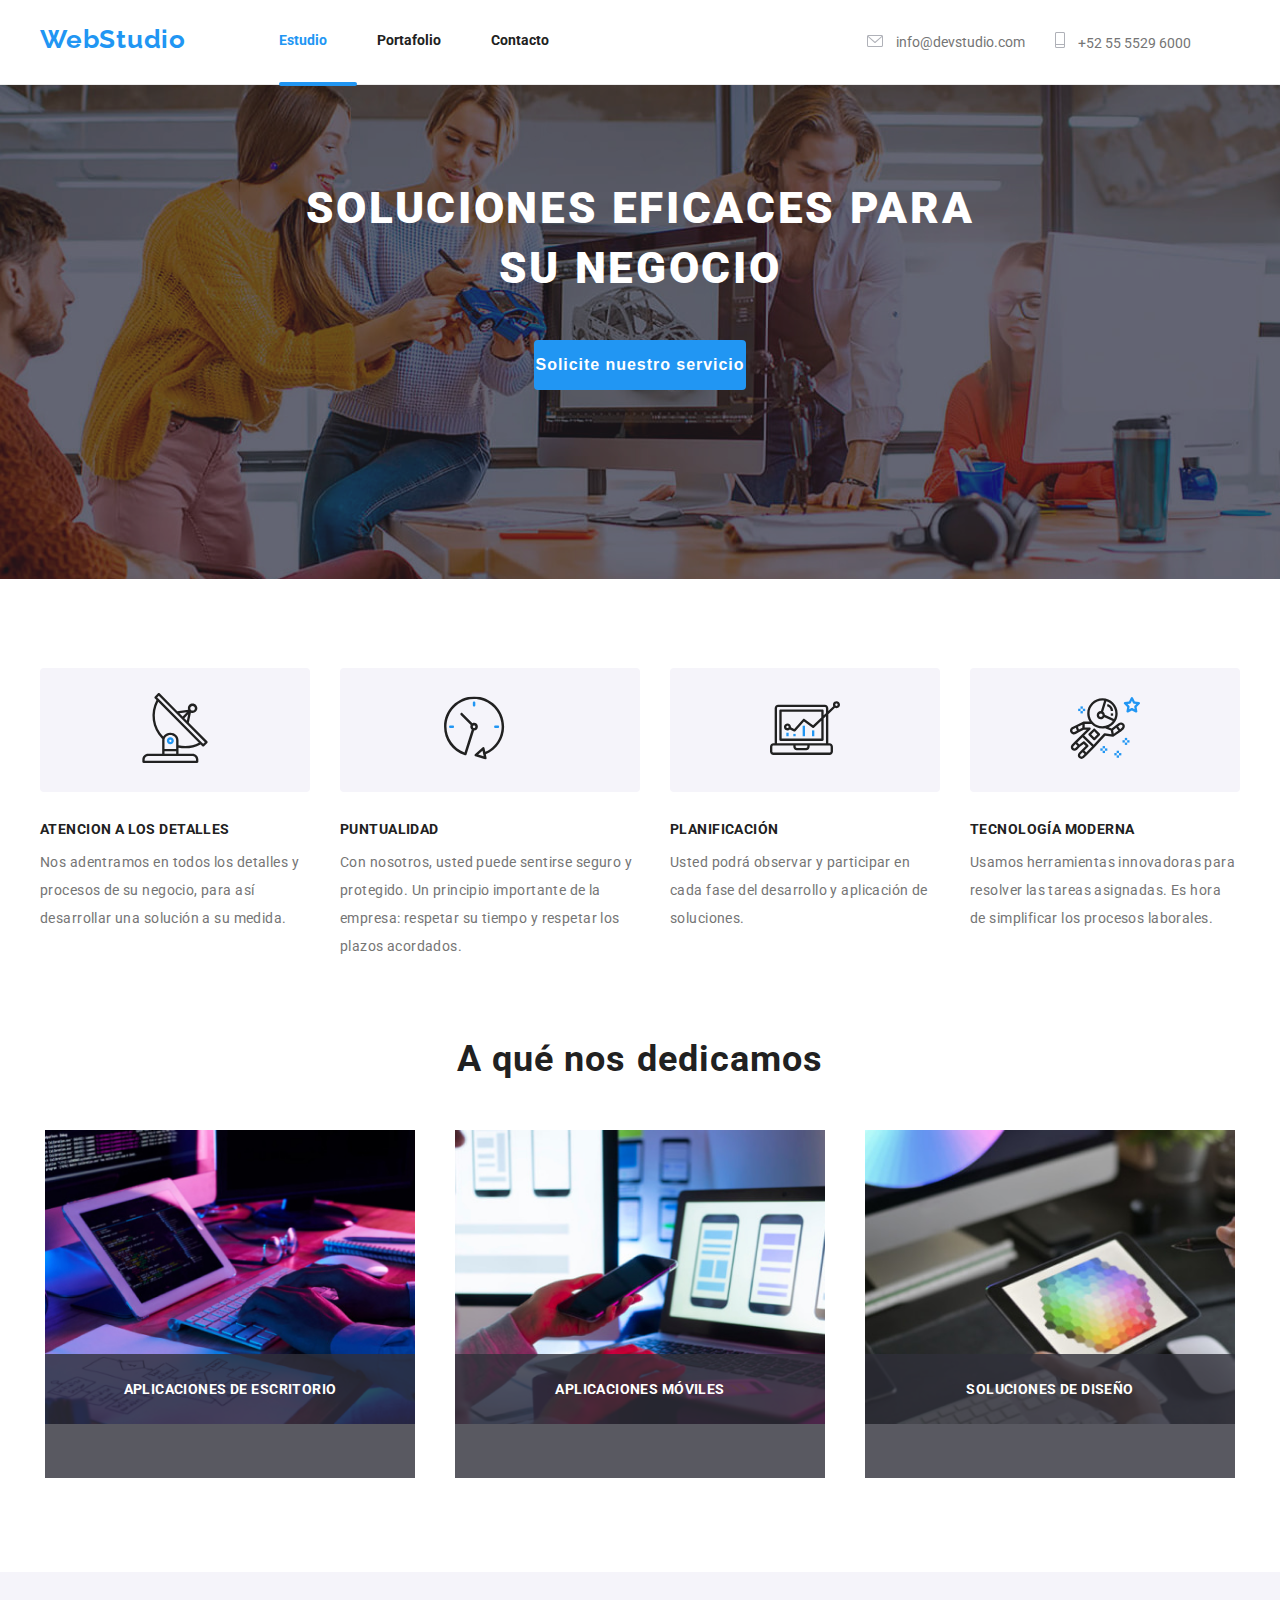
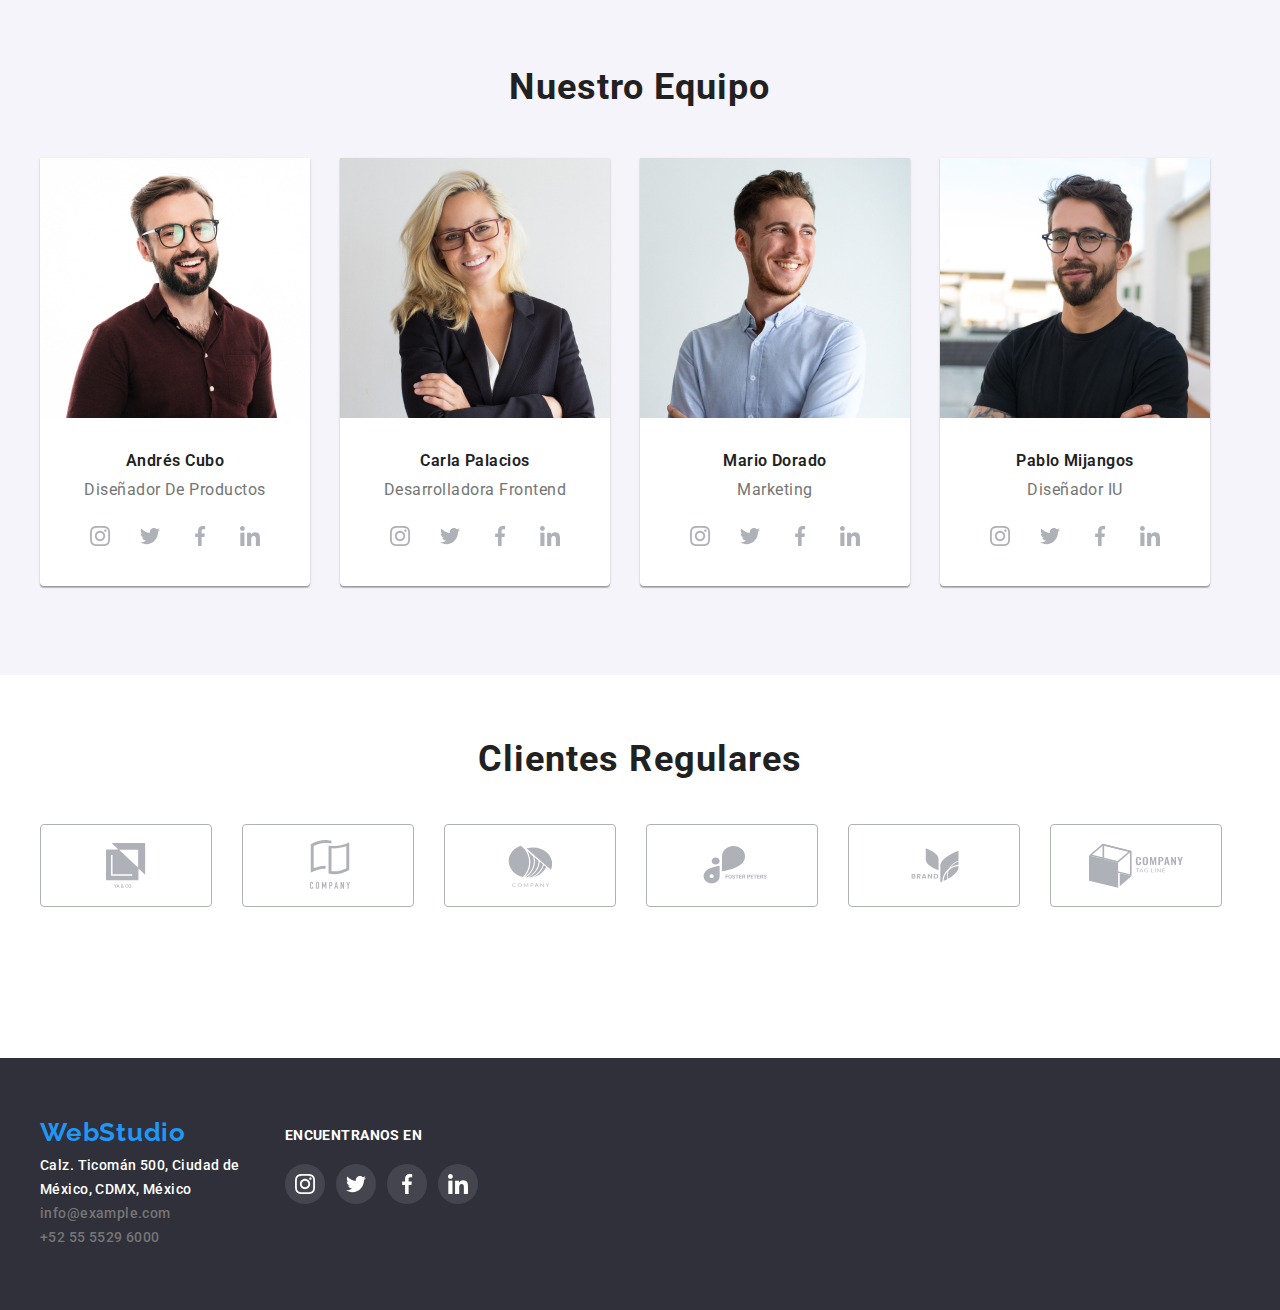
<file: index.html>
<!DOCTYPE html>
<html lang="es">
  <head>
    <meta charset="UTF-8" />
    <meta http-equiv="X-UA-Compatible" content="IE=edge" />
    <meta name="viewport" content="width=device-width, initial-scale=1.0" />
    <link rel="preconnect" href="https://fonts.googleapis.com" />
    <link rel="preconnect" href="https://fonts.gstatic.com" crossorigin />
    <link
      rel="stylesheet"
      href="https://fonts.googleapis.com/css2?family=Raleway:wght@100;200;400;500;700;900&family=Roboto:wght@100;300;400;700;900&display=swap" />
    <link
      rel="stylesheet"
      href="https://cdnjs.cloudflare.com/ajax/libs/modern-normalize/1.1.0/modern-normalize.min.css"
      integrity="sha512-wpPYUAdjBVSE4KJnH1VR1HeZfpl1ub8YT/NKx4PuQ5NmX2tKuGu6U/JRp5y+Y8XG2tV+wKQpNHVUX03MfMFn9Q=="
      crossorigin="anonymous"
      referrerpolicy="no-referrer" />
    <link rel="stylesheet" href="./css/styles.css" />
    <title>WebStudio</title>
  </head>
  <body>
    <header>
      <section class="landing-header">
        <div class="container">
          <!-- nav bar on top -->
          <h1>WebStudio</h1>
          <nav class="nav-top">
            <ul class="nav-header no-bullets">
              <li>
                <a href="./index.html" class="active"><h2>Estudio</h2></a>
              </li>
              <li>
                <a href="portafolio.html"><h2>Portafolio</h2></a>
              </li>
              <li>
                <a href="#">
                  <h2>Contacto</h2>
                </a>
              </li>
            </ul>
          </nav>
          <!-- contact with icons on top -->

          <ul class="contact-header no-bullets">
            <li>
              <a href="mailto:info@devstudio.com"
                ><svg class="icon" width="16" height="12">
                  <use href="./images/icons.svg#mail"></use>
                </svg>
                <span class="tel-mail">info@devstudio.com</span></a
              >
            </li>
            <li>
              <a href="tel:+525555296000"
                ><svg class="icon" width="10" height="16">
                  <use href="./images/icons.svg#tel"></use>
                </svg>
                <span class="tel-mail">+52 55 5529 6000</span></a
              >
            </li>
          </ul>
        </div>
      </section>
    </header>
    <main>
      <section class="backdrop is-hidden" data-modal>  
        <form action="" class="modal-form is-hidden" data-modal>
          <button type="button" class="close-button" data-modal-close>x</button>
        </form>
      </section>
      
      <section class="hero">
        <div class="hero-container">
          <div class="container">
            <h1>soluciones eficaces para <br />su negocio</h1>
            <button type="button" class="req-serv" data-modal-open>
              Solicite nuestro servicio
            </button>
          </div>
        </div>
      </section>
      <section class="brand-values">
        <div class="container">
          <ul class="no-bullets cards">
            <li>
              <div class="cards-container">
                <svg
                  class="icon icon-cards"
                  width="70px"
                  height="70px"
                  viewBox="0 0 70 70">
                  <use href="./images/icons.svg#antenna"></use>
                </svg>
              </div>
              <h3>atencion a los detalles</h3>
              <p>
                Nos adentramos en todos los detalles y procesos de su negocio,
                para así desarrollar una solución a su medida.
              </p>
            </li>
            <li>
              <div class="cards-container">
                <svg
                  class="icon"
                  width="70px"
                  height="70px"
                  viewBox="0 0 78 70">
                  <use href="./images/icons.svg#clock"></use>
                </svg>
              </div>
              <h3>puntualidad</h3>
              <p>
                Con nosotros, usted puede sentirse seguro y protegido. Un
                principio importante de la empresa: respetar su tiempo y
                respetar los plazos acordados.
              </p>
            </li>
            <li>
              <div class="cards-container">
                <svg
                  class="icon"
                  width="70px"
                  height="70px"
                  viewBox="0 0 70 70">
                  <use href="./images/icons.svg#data"></use>
                </svg>
              </div>
              <h3>planificación</h3>
              <p>
                Usted podrá observar y participar en cada fase del desarrollo y
                aplicación de soluciones.
              </p>
            </li>
            <li>
              <div class="cards-container">
                <svg
                  class="icon"
                  width="70px"
                  height="70px"
                  viewBox="0 0 70 70">
                  <use href="./images/icons.svg#astronaut"></use>
                </svg>
              </div>
              <h3>tecnología moderna</h3>
              <p>
                Usamos herramientas innovadoras para resolver las tareas
                asignadas. Es hora de simplificar los procesos laborales.
              </p>
            </li>
          </ul>
        </div>
      </section>
      <section class="services">
        <div class="container">
          <h2>A qué nos dedicamos</h2>
          <ul class="no-bullets services-images">
            <li>
              <img src="./images/image.jpg" alt="" width="370" height="294" />
              <h3>aplicaciones de escritorio</h3>
            </li>
            <li>
              <img src="./images/image1.jpg" alt="" width="370" height="294" />
              <h3>APLICACIONES MÓVILES</h3>
            </li>
            <li>
              <img src="./images/image2.jpg" alt="" width="370" height="294" />
              <h3>SOLUCIONES DE DISEÑO</h3>
            </li>
          </ul>
        </div>
      </section>
      <section class="team">
        <div class="container">
          <h2>nuestro equipo</h2>
          <ul class="no-bullets team-members">
            <li>
              <img src="./images/image3.jpg" alt="" width="270" height="260" />
              <h3>Andrés Cubo</h3>
              <p>Diseñador de Productos</p>
              <ul class="no-bullets card-social">
                <li>
                  <a href="#">
                    <svg class="icon" width="20" height="20">
                      <use href="./images/icons.svg#insta"></use>
                    </svg>
                  </a>
                </li>
                <li>
                  <a href="#">
                    <svg class="icon" width="20" height="20">
                      <use href="./images/icons.svg#twit"></use>
                    </svg>
                  </a>
                </li>
                <li>
                  <a href="#">
                    <svg class="icon" width="20" height="20">
                      <use href="./images/icons.svg#face"></use>
                    </svg>
                  </a>
                </li>
                <li>
                  <a href="#">
                    <svg class="icon" width="20" height="20">
                      <use href="./images/icons.svg#linke"></use>
                    </svg>
                  </a>
                </li>
              </ul>
            </li>
            <li>
              <img src="./images/image4.jpg" alt="" width="270" height="260" />
              <div class="team-card">
                <h3>Carla Palacios</h3>
                <p>Desarrolladora Frontend</p>
                <ul class="no-bullets card-social">
                  <li>
                    <a href="#">
                      <svg class="icon" width="20" height="20">
                        <use href="./images/icons.svg#insta"></use>
                      </svg>
                    </a>
                  </li>
                  <li>
                    <a href="#">
                      <svg class="icon" width="20" height="20">
                        <use href="./images/icons.svg#twit"></use>
                      </svg>
                    </a>
                  </li>
                  <li>
                    <a href="#">
                      <svg class="icon" width="20" height="20">
                        <use href="./images/icons.svg#face"></use>
                      </svg>
                    </a>
                  </li>
                  <li>
                    <a href="#">
                      <svg class="icon" width="20" height="20">
                        <use href="./images/icons.svg#linke"></use>
                      </svg>
                    </a>
                  </li>
                </ul>
              </div>
            </li>
            <li>
              <img src="./images/image5.jpg" alt="" width="270" height="260" />
              <div class="team-card">
                <h3>Mario Dorado</h3>
                <p>Marketing</p>
                <ul class="no-bullets card-social">
                  <li>
                    <a href="#">
                      <svg class="icon" width="20" height="20">
                        <use href="./images/icons.svg#insta"></use>
                      </svg>
                    </a>
                  </li>
                  <li>
                    <a href="#">
                      <svg class="icon" width="20" height="20">
                        <use href="./images/icons.svg#twit"></use>
                      </svg>
                    </a>
                  </li>
                  <li>
                    <a href="#">
                      <svg class="icon" width="20" height="20">
                        <use href="./images/icons.svg#face"></use>
                      </svg>
                    </a>
                  </li>
                  <li>
                    <a href="#">
                      <svg class="icon" width="20" height="20">
                        <use href="./images/icons.svg#linke"></use>
                      </svg>
                    </a>
                  </li>
                </ul>
              </div>
            </li>
            <li>
              <img src="./images/image6.jpg" alt="" width="270" height="260" />
              <div class="team-card">
                <h3>Pablo Mijangos</h3>
                <p>Diseñador IU</p>
                <ul class="no-bullets card-social">
                  <li>
                    <a href="#">
                      <svg class="icon" width="20" height="20">
                        <use href="./images/icons.svg#insta"></use>
                      </svg>
                    </a>
                  </li>
                  <li>
                    <a href="#">
                      <svg class="icon" width="20" height="20">
                        <use href="./images/icons.svg#twit"></use>
                      </svg>
                    </a>
                  </li>
                  <li>
                    <a href="#">
                      <svg class="icon" width="20" height="20">
                        <use href="./images/icons.svg#face"></use>
                      </svg>
                    </a>
                  </li>
                  <li>
                    <a href="#">
                      <svg class="icon" width="20" height="20">
                        <use href="./images/icons.svg#linke"></use>
                      </svg>
                    </a>
                  </li>
                </ul>
              </div>
            </li>
          </ul>
        </div>
      </section>
      <section class="clients">
        <div class="container">
          <h2>clientes regulares</h2>
          <ul class="no-bullets">
            <li>
              <a href="#"
                ><svg class="icon" width="42" height="45" viewbox="0 0 42 47">
                  <use href="./images/icons.svg#client1"></use>
                </svg>
              </a>
            </li>
            <li>
              <a href="#"
                ><svg class="icon" width="45" height="52" viewbox="0 0 45 52">
                  <use href="./images/icons.svg#client2"></use>
                </svg>
              </a>
            </li>
            <li>
              <a href="#"
                ><svg class="icon" width="44" height="42">
                  <use href="./images/icons.svg#client3"></use>
                </svg>
              </a>
            </li>
            <li>
              <a href="#"
                ><svg class="icon" width="85" height="55" viewbox="0 0 85 60">
                  <use href="./images/icons.svg#client4"></use>
                </svg>
              </a>
            </li>
            <li>
              <a href="#"
                ><svg class="icon" width="85" height="45" viewbox="0 0 105 60">
                  <use href="./images/icons.svg#client5"></use>
                </svg>
              </a>
            </li>
            <li>
              <a href="#"
                ><svg class="icon" width="94" height="45" viewBox="0 0 94 45">
                  <use href="./images/icons.svg#client6"></use>
                </svg>
              </a>
            </li>
          </ul>
        </div>
      </section>
    </main>
    <footer>
      <address class="landing-footer">
        <div class="container">
          <ul class="no-bullets landing-footer-list">
            <li><strong>WebStudio</strong></li>
            <li>
              <p>
                Calz. Ticomán 500, Ciudad de<br />
                México, CDMX, México
              </p>
            </li>
            <li><a href="mailto:info@example.com">info@example.com</a></li>
            <li><a href="tel:+525555296000">+52 55 5529 6000</a></li>
          </ul>
          <ul class="no-bullets landing-footer-social">
            <li><strong>encuentranos en</strong></li>
            <li>
              <ul>
                <li>
                  <a href="#">
                    <svg
                      class="icon"
                      height="20"
                      width="20"
                      viewBox="0 0 20 20">
                      <use href="./images/icons.svg#insta"></use>
                    </svg>
                  </a>
                </li>
                <li>
                  <a href="#">
                    <svg
                      class="icon"
                      height="20"
                      width="20"
                      viewBox="0 0 20 20">
                      <use href="./images/icons.svg#twit"></use>
                    </svg>
                  </a>
                </li>
                <li>
                  <a href="#">
                    <svg
                      class="icon"
                      height="20"
                      width="20"
                      viewBox="0 0 20 20">
                      <use href="./images/icons.svg#face"></use>
                    </svg>
                  </a>
                </li>
                <li>
                  <a href="#">
                    <svg
                      class="icon"
                      height="20"
                      width="20"
                      viewBox="0 0 20 20">
                      <use href="./images/icons.svg#linke"></use>
                    </svg>
                  </a>
                </li>
              </ul>
            </li>
          </ul>
        </div>
      </address>
    </footer>
  <script src="./modal.js"></script>
</body>
</html>
</file>
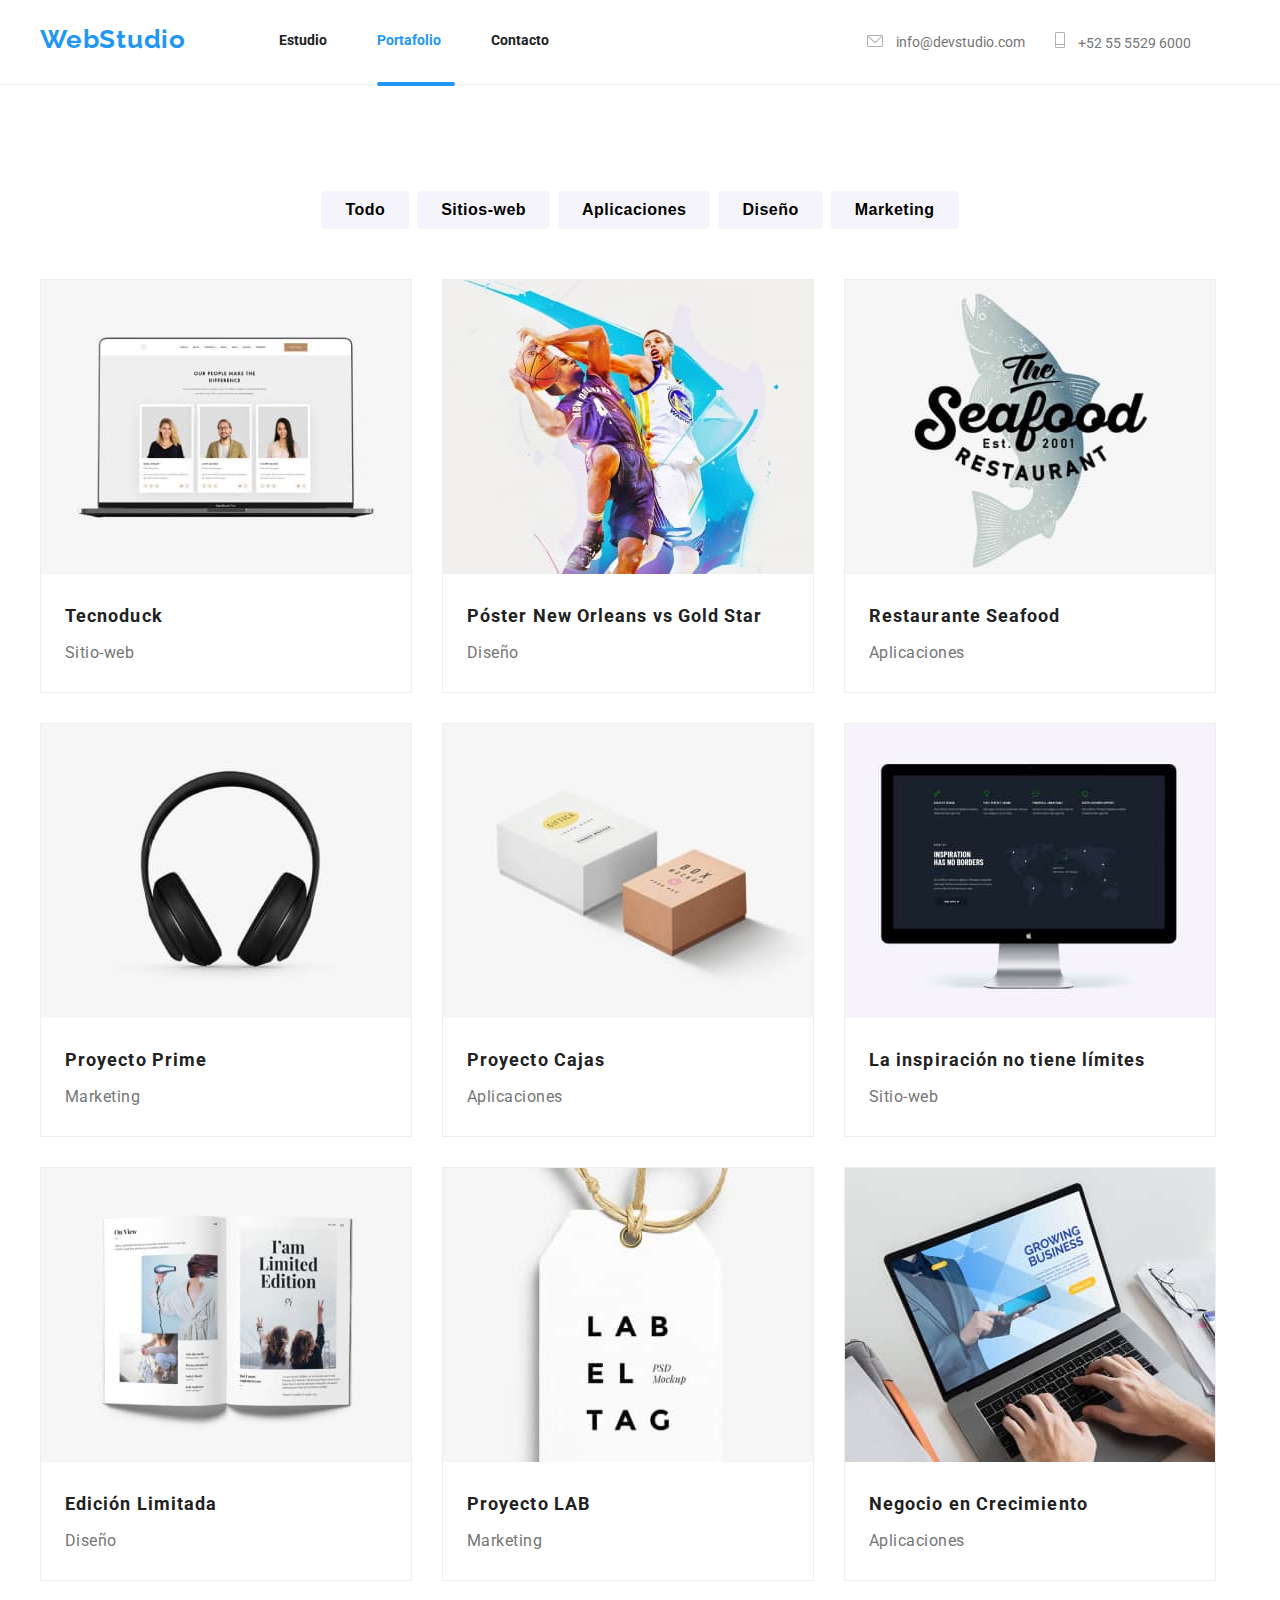
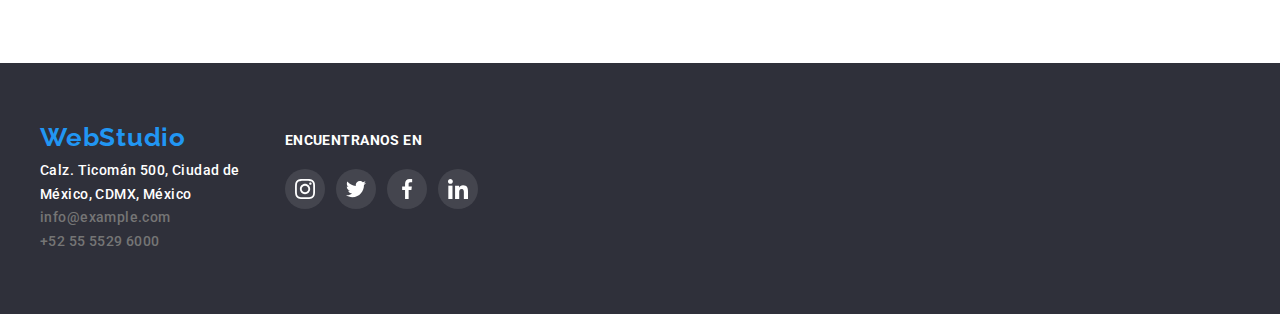
<file: portafolio.html>
<!DOCTYPE html>
<html lang="en">
  <head>
    <meta charset="UTF-8" />
    <meta http-equiv="X-UA-Compatible" content="IE=edge" />
    <meta name="viewport" content="width=device-width, initial-scale=1.0" />
    <link rel="preconnect" href="https://fonts.googleapis.com" />
    <link rel="preconnect" href="https://fonts.gstatic.com" crossorigin />
    <link
      href="https://fonts.googleapis.com/css2?family=Raleway:wght@100;200;400;500;700&family=Roboto:wght@100;300;400;700&display=swap"
      rel="stylesheet" />
    <link
      href="https://fonts.googleapis.com/css2?family=Raleway:wght@100;200;400;500;700&display=swap"
      rel="stylesheet" />
    <link href="./css/styles.css" rel="stylesheet" />
    <title hidden>Portafolio</title>
  </head>
  <body>
    <header>
      <section class="landing-header">
        <div class="container">
          <h1>WebStudio</h1>
          <!-- nav bar on top -->
          <nav class="nav-top">
            <ul class="nav-header no-bullets">
              <li>
                <a href="./index.html"><h2>Estudio</h2></a>
              </li>
              <li>
                <a href="portafolio.html" class="active"><h2>Portafolio</h2></a>
              </li>
              <li>
                <a href="#"><h2>Contacto</h2></a>
              </li>
            </ul>
          </nav>
          <!-- contact with icons on top -->

          <ul class="contact-header no-bullets">
            <li>
              <a href="mailto:info@devstudio.com"
                ><svg class="icon" width="16" height="12">
                  <use href="./images/icons.svg#mail"></use>
                </svg>
                <span class="tel-mail">info@devstudio.com</span></a
              >
            </li>
            <li>
              <a href="tel:+525555296000"
                ><svg class="icon" width="10" height="16">
                  <use href="./images/icons.svg#tel"></use>
                </svg>
                <span class="tel-mail">+52 55 5529 6000</span></a
              >
            </li>
          </ul>
        </div>
      </section>
    </header>
    <main>
      <section class="menu-filter">
        <div class="container">
          <div class="container-menu">
            <button type="button" class="button-filter">Todo</button>
            <button type="button" class="button-filter">Sitios-web</button>
            <button type="button" class="button-filter">Aplicaciones</button>
            <button type="button" class="button-filter">Diseño</button>
            <button type="button" class="button-filter">Marketing</button>
          </div>
        </div>
      </section>
      <section class="window">
        <div class="container">
          <ul class="no-bullets visualizer-windows">
            <li>
              <div class="frame">
                <img
                  src="./images/imageport1.jpg"
                  alt=""
                  width="370"
                  height="294" />
                <span class="overlay">
                  Tecnoduck es una plataforma de distribución de coronavirus de última generación. Las compañías usan esta plataforma para el espionaje digital y los ataques a los servidores seguros de la competencia.
                </span>
              </div>
              <h3>Tecnoduck</h3>
              <p>Sitio-web</p>
            </li>
            <li>
              <div class="frame">
                <img
                  src="./images/imageport2.jpg"
                  alt=""
                  width="370"
                  height="294" />
                <span class="overlay"
                  >Tecnoduck es una plataforma de distribución de coronavirus de
                  última generación. Las compañías usan esta plataforma para el
                  espionaje digital y los ataques a los servidores seguros de la
                  competencia.
                </span>
              </div>
              <h3>Póster New Orleans vs Gold Star</h3>
              <p>Diseño</p>
            </li>
            <li>
              <div class="frame">
                <img
                  src="./images/imageport3.jpg"
                  alt=""
                  width="370"
                  height="294" />
                <span class="overlay"
                  >Tecnoduck es una plataforma de distribución de coronavirus de
                  última generación. Las compañías usan esta plataforma para el
                  espionaje digital y los ataques a los servidores seguros de la
                  competencia.
                </span>
              </div>
              <h3>Restaurante Seafood</h3>
              <p>Aplicaciones</p>
            </li>
            <li>
              <div class="frame">
                <img
                  src="./images/imageport4.jpg"
                  alt=""
                  width="370"
                  height="294" />
                <span class="overlay"
                  >Tecnoduck es una plataforma de distribución de coronavirus de última generación. Las compañías usan esta plataforma para el espionaje digital y los ataques a los servidores seguros de la competencia.
                </span>
              </div>
              <h3>Proyecto Prime</h3>
              <p>Marketing</p>
            </li>
            <li>
              <div class="frame">
                <img
                  src="./images/imageport5.jpg"
                  alt=""
                  width="370"
                  height="294" />
                <span class="overlay"
                  >Tecnoduck es una plataforma de distribución de coronavirus de
                  última generación. Las compañías usan esta plataforma para el
                  espionaje digital y los ataques a los servidores seguros de la
                  competencia.
                </span>
              </div>
              <h3>Proyecto Cajas</h3>
              <p>Aplicaciones</p>
            </li>
            <li>
              <div class="frame">
                <img
                  src="./images/imageport6.jpg"
                  alt=""
                  width="370"
                  height="294" />
                <span class="overlay"
                  >Tecnoduck es una plataforma de distribución de coronavirus de
                  última generación. Las compañías usan esta plataforma para el
                  espionaje digital y los ataques a los servidores seguros de la
                  competencia.
                </span>
              </div>
              <h3>La inspiración no tiene límites</h3>
              <p>Sitio-web</p>
            </li>
            <li>
              <div class="frame">
                <img
                  src="./images/imageport7.jpg"
                  alt=""
                  width="370"
                  height="294" />
                <span class="overlay"
                  >Tecnoduck es una plataforma de distribución de coronavirus de
                  última generación. Las compañías usan esta plataforma para el
                  espionaje digital y los ataques a los servidores seguros de la
                  competencia.
                </span>
              </div>
              <h3>Edición Limitada</h3>
              <p>Diseño</p>
            </li>
            <li>
              <div class="frame">
                <img
                  src="./images/imageport8.jpg"
                  alt=""
                  width="370"
                  height="294" />
                <span class="overlay"
                  >Tecnoduck es una plataforma de distribución de coronavirus de
                  última generación. Las compañías usan esta plataforma para el
                  espionaje digital y los ataques a los servidores seguros de la
                  competencia.
                </span>
              </div>
              <h3>Proyecto LAB</h3>
              <p>Marketing</p>
            </li>
            <li>
              <div class="frame">
                <img
                  src="./images/imageport9.jpg"
                  alt=""
                  width="370"
                  height="294" />
                <span class="overlay"
                  >Tecnoduck es una plataforma de distribución de coronavirus de
                  última generación. Las compañías usan esta plataforma para el
                  espionaje digital y los ataques a los servidores seguros de la
                  competencia.
                </span>
              </div>
              <h3>Negocio en Crecimiento</h3>
              <p>Aplicaciones</p>
            </li>
          </ul>
        </div>
      </section>
    </main>
    <footer>
      <address class="landing-footer">
        <div class="container">
          <ul class="no-bullets landing-footer-list">
            <li><strong>WebStudio</strong></li>
            <li>
              <p>
                Calz. Ticomán 500, Ciudad de<br />
                México, CDMX, México
              </p>
            </li>
            <li><a href="mailto:info@example.com">info@example.com</a></li>
            <li><a href="tel:+525555296000">+52 55 5529 6000</a></li>
          </ul>
          <ul class="no-bullets landing-footer-social">
            <li><strong>encuentranos en</strong></li>
            <li>
              <ul>
                <li>
                  <a href="#">
                    <svg
                      class="icon"
                      height="20"
                      width="20"
                      viewBox="0 0 20 20">
                      <use href="./images/icons.svg#insta"></use>
                    </svg>
                  </a>
                </li>
                <li>
                  <a href="#">
                    <svg
                      class="icon"
                      height="20"
                      width="20"
                      viewBox="0 0 20 20">
                      <use href="./images/icons.svg#twit"></use>
                    </svg>
                  </a>
                </li>
                <li>
                  <a href="#">
                    <svg
                      class="icon"
                      height="20"
                      width="20"
                      viewBox="0 0 20 20">
                      <use href="./images/icons.svg#face"></use>
                    </svg>
                  </a>
                </li>
                <li>
                  <a href="#">
                    <svg
                      class="icon"
                      height="20"
                      width="20"
                      viewBox="0 0 20 20">
                      <use href="./images/icons.svg#linke"></use>
                    </svg>
                  </a>
                </li>
              </ul>
            </li>
          </ul>
        </div>
      </address>
    </footer>
  </body>
</html>
</file>
<file: css/styles.css>
:root {
  --brand-color: #212121;
  --link-color: #2196f3;
  --contact-color: #757575;
  --cards-color: #f5f4fa;
  --header-border: #ececec;
  --banner-color: #ffffff;
  --svg-color: #afb1b8;
  --footer-color: #2f303a;
}

* {
  padding: 0;
  margin: 0;
}

body {
  align-items: center;
  box-sizing: content-box;
  color: var(--brand-color);
  font-family: Roboto, sans-serif;
  font-size: 16px;
  vertical-align: center;
}

.container {
  margin: 0 auto;
  padding-left: 15px;
  padding-right: 15px;
  width: 1200px;
}

.no-bullets {
  list-style: none;
}

/*anchor deffaults*/
a {
  text-decoration: none;
  color: var(--brand-color);
}

a:visited {
  color: var(--brand-color);
}

a:hover,
a:focus {
  color: var(--link-color);
}

/* Icon deffaults*/

.icon {
  fill: var(--svg-color);
}

/*header nav bar*/
.landing-header {
  border-bottom: 1px solid #ececec;
}

.landing-header .container {
  display: flex;
}

.landing-header .container h1 {
  color: var(--link-color);
  font-family: Raleway;
  font-size: 26px;
  font-weight: 700;
  letter-spacing: 0.03em;
  line-height: 1.19em;
  padding-top: 24px;
  padding-bottom: 6px;
}

/*header on portafolio*/
.landing-header .container .nav-header {
  display: flex;
  gap: 50px;
  margin: 0;
  padding-left: 93px;
  padding-top: 32px;
  padding-bottom: 32px;
}

.nav-top {
  margin: 0;
}

.landing-header .container .nav-header a {
  text-decoration: none;
}

.nav-header h2 {
  font-family: Roboto;
  font-size: 14px;
  line-height: 1.17em;
}

/*contact on top*/

.contact-header {
  display: flex;
  gap: 30px;
  margin: 0;
  padding-left: 318px;
  padding-top: 32px;
  padding-bottom: 32px;
}

.contact-header li a {
  font-size: 14px;
  line-height: 1.17em;
  color: var(--contact-color);
  fill: var(--contact-color);
}

.contact-header li a:visited {
  color: var(--brand-color);
}

.contact-header li a:focus,
.contact-header li a:hover {
  color: var(--link-color);
}

.contact-header li a:focus .icon,
.contact-header li a:hover .icon {
  fill: var(--link-color);
}

a.active {
  position: relative;
  color: var(--link-color);
}

a.active::after {
  position: absolute;
  background: #2196f3;
  border-radius: 2px;
  content: "";
  color: var(--link-color);
  width: 78px;
  height: 4px;
  top: 50px;
}

span.tel-mail {
  padding-left: 10px;
}

/* banner hero section*/

.hero-container {
  background-image: url("../images/imageoverlay-hero.png"),
    url("../images/image-hero-sec.jpg");
  background-position: center;
  background-repeat: no-repeat;
  margin: 0 auto;
  padding-left: 15px;
  padding-right: 15px;
}

.hero .hero-container .container {
  padding-top: 94px;
  text-align: center;
}

.hero .hero-container .container h1 {
  color: var(--banner-color);
  font-size: 44px;
  font-weight: 900;
  letter-spacing: 0.06em;
  line-height: 1.36em;
  padding-bottom: 41px;
  text-align: center;
  text-transform: uppercase;
}

.hero .hero-container .container .req-serv {
  background-color: var(--link-color);
  border: none;
  border-radius: 4px;
  color: var(--banner-color);
  cursor: pointer;
  font-size: 16px;
  font-weight: 700;
  letter-spacing: 0.06em;
  line-height: 1.875em;
  margin-bottom: 189px;
  padding: 2px;
  padding-top: 10px;
  padding-bottom: 10px;
}

.hero .hero-container .container .req-serv:hover,
.hero .hero-container .container .req-serv:focus {
  background-color: #188ce8;
}

/* Brand-values section */

.brand-values .container .cards {
  display: flex;
  gap: 30px;
  padding-top: 89px;
}

.brand-values .container .cards .cards-container {
  background-color: var(--cards-color);
  border-radius: 4px;
  padding: 100px;
  padding-top: 25px;
  padding-bottom: 25px;
  margin-bottom: 30px;
}

.brand-values .container .cards h3 {
  color: var(--brand-color);
  font-size: 14px;
  font-weight: 700;
  letter-spacing: 0.03em;
  line-height: 1.14em;
  padding-bottom: 10px;
  text-transform: uppercase;
  text-align: left;
}

.brand-values .container .cards p {
  color: var(--contact-color);
  font-family: Roboto;
  font-size: 14px;
  font-weight: 400;
  letter-spacing: 0.03em;
  line-height: 2em;
  word-wrap: break-word;
}

/* services section*/

.services .container h2 {
  color: var(--brand-color);
  font-size: 36px;
  font-weight: 700;
  letter-spacing: 0.03em;
  line-height: 1.14em;
  padding-bottom: 50px;
  text-align: center;
  padding-top: 79px;
}

.services .container .services-images {
  display: flex;
  justify-content: space-around;
  gap: 30px;
  padding-bottom: 94px;
}

.services .container .services-images img {
  position: absolute;
}

.services .container .services-images h3 {
  background-color: rgba(47, 48, 58, 0.8);
  color: var(--banner-color);
  font-size: 14px;
  font-weight: 700;
  letter-spacing: 0.03em;
  line-height: 1.17em;
  margin-top: 224px;
  padding: 27px 0px 27px 0px;
  position: relative;
  text-transform: uppercase;
  text-align: center;
  white-space: nowrap;
  width: 370px;
  height: 70px;
  z-index: 1;
}

/*our team section*/

.team {
  background-color: var(--cards-color);
}

.team .container h2 {
  color: var(--brand-color);
  font-size: 36px;
  font-weight: 700;
  letter-spacing: 0.03em;
  line-height: 1.17em;
  padding-top: 94px;
  padding-bottom: 50px;
  text-transform: capitalize;
  text-align: center;
}

.team .container .team-members {
  display: flex;
  gap: 30px;
  padding-bottom: 89px;
}

.team .container .team-members li {
  background-color: var(--banner-color);
  border-radius: 0px 0px 4px 4px;
  box-shadow: 0px 1px 3px rgba(0, 0, 0, 0.12), 0px 1px 1px rgba(0, 0, 0, 0.14),
    0px 2px 1px rgba(0, 0, 0, 0.2);
}

.team .container .team-members li h3 {
  color: var(--brand-color);
  font-size: 16px;
  font-weight: 600;
  letter-spacing: 0.03em;
  line-height: 1.18em;
  padding-top: 30px;
  padding-bottom: 10px;
  text-transform: capitalize;
  text-align: center;
}

.team .container .team-members li p {
  color: var(--contact-color);
  font-size: 16px;
  font-weight: 400;
  letter-spacing: 0.03em;
  line-height: 1.18em;
  padding-bottom: 16px;
  text-transform: capitalize;
  text-align: center;
}

.team .container .team-members .card-social {
  display: flex;
  gap: 10px;
  justify-content: center;
}

.team .container .team-members .card-social li {
  box-shadow: none;
  padding-bottom: 30px;
}

.team .container .team-members .card-social li a {
  align-items: center;
  border-radius: 25px;
  display: flex;
  justify-content: center;
  height: 40px;
  width: 40px;
}

.team .container .team-members .card-social li a:hover,
.team .container .team-members .card-social li a:focus {
  background-color: var(--link-color);
}

.team .container .team-members .card-social li a:hover .icon,
.team .container .team-members .card-social li a:focus .icon {
  fill: var(--banner-color);
}

/*clients sections*/

.clients .container h2 {
  color: var(--brand-color);
  font-size: 36px;
  font-weight: 700;
  letter-spacing: 0.03em;
  line-height: 1.16em;
  padding-top: 64px;
  padding-bottom: 44px;
  text-transform: capitalize;
  text-align: center;
}

.clients .container ul {
  display: flex;
  gap: 30px;
  padding-bottom: 151px;
}

.clients .container ul li a {
  align-items: center;
  border: 1px solid #afb1b8;
  border-radius: 4px;
  display: flex;
  justify-content: center;
  height: 81px;
  width: 170px;
}

.clients .container ul li a:hover,
.clients .container ul li a:focus {
  border: 1px solid #2196f3;
}

.clients .container ul li a:hover .icon,
.clients .container ul li a:focus .icon {
  fill: var(--link-color);
}

/*modal*/

.backdrop {
  align-items: center;
  background-color: rgba(0, 0, 0, 0.2);
  display: flex;
  height: 100vh;
  justify-content: center;
  width: 100vw;
  position: fixed;
  left: 0;
  top: 0;
  opacity: 1;
  z-index: 10;
  transition: opacity 0.5s cubic-bezier(0.4, 0, 0.2, 1);
}

.backdrop.is-hidden {
  pointer-events: none;
  opacity: 0;
}

.modal-form {
  background-color: var(--banner-color);
  box-shadow: 0px 1px 3px rgba(0, 0, 0, 0.12), 0px 1px 1px rgba(0, 0, 0, 0.14),
    0px 2px 1px rgba(0, 0, 0, 0.2);
  border-radius: 4px;
  width: 528px;
  height: 581px;
  position: relative;
  opacity: 0;
  transition: opacity cubic-bezier(0.4, 0, 0.2, 1) 2s, transform 0.25s cubic-bezier(0.4, 0, 0.2, 1);
}

.modal-form.is-hidden {
  opacity: 1;
}

.close-button {
  cursor: pointer;
  background-color: var(--banner-color);
  border-color: rgba(0, 0, 0, 0.1);
  border-radius: 25px;
  color: #212121;
  width: 30px;
  height: 30px;
  font-size: 18px;
  font-weight: 500;
  position: absolute;
  right: 0;
  top: -5px;
}

/**portafolio web**/

.container-menu {
  display: flex;
  gap: 8px;
  justify-content: center;
  padding-top: 106px;
  padding-bottom: 50px;
}

.container-menu .button-filter {
  background-color: var(--cards-color);
  border: none;
  border-radius: 4px;
  cursor: pointer;
  font-size: 16px;
  font-weight: 600;
  letter-spacing: 0.03em;
  line-height: 1.62em;
  padding: 6px;
  padding-left: 24px;
  padding-right: 24px;
}

.container-menu .button-filter:focus,
.container-menu .button-filter:hover {
  background-color: var(--link-color);
  color: var(--banner-color);
}

.window .container .visualizer-windows {
  cursor: pointer;
  display: flex;
  flex-wrap: wrap;
  gap: 30px;
  padding-bottom: 82px;
}

.window .container .visualizer-windows li {
  border: 1px solid #eeeeee;
  width: 370px;
}

.window .container .visualizer-windows li:hover {
  box-shadow: 0px 1px 1px rgba(0, 0, 0, 0.12), 0px 4px 4px rgba(0, 0, 0, 0.06),
    1px 4px 6px rgba(0, 0, 0, 0.16);
}

.window .container .visualizer-windows li h3 {
  font-size: 18px;
  font-weight: 700;
  letter-spacing: 0.06em;
  line-height: 2em;
  padding: 24px;
  padding-top: 20px;
  padding-bottom: 4px;
}

.window .container .visualizer-windows li p {
  color: var(--contact-color);
  font-size: 16px;
  font-weight: 400;
  letter-spacing: 0.03em;
  line-height: 1.87em;
  padding-left: 24px;
  padding-right: 24px;
  padding-bottom: 24px;
}

/*Info overlay over images*/

.window .container .visualizer-windows li .frame {
  position: relative;
  overflow: hidden;
}

.window .container .visualizer-windows li .frame .overlay {
  display: flex;
  align-items: center;
  background-color: rgba(33, 150, 243, 0.9);
  box-sizing: border-box;
  color: var(--banner-color);
  font-size: 18px;
  font-weight: 400;
  justify-self: center;
  letter-spacing: 0.03em;
  line-height: 28px;
  height: 100%;
  width: 100%;
  padding: 60px 24px;
  position: absolute;
  transform: translateY(+100%);
  transition: transform 0.25s cubic-bezier(0.4, 0, 0.2, 1);
  top: 0;
  left: 0;
}

.window .container .visualizer-windows li:hover .frame .overlay {
  transform: translateY(0%);
}

/*footer*/

.landing-footer {
  font-style: normal;
}

.landing-footer {
  background-color: var(--footer-color);
}

.landing-footer .container .landing-footer-list {
  padding-top: 60px;
  padding-bottom: 60px;
}

.landing-footer .container .landing-footer-list li strong {
  color: var(--link-color);
  font-family: Raleway;
  font-size: 26px;
  font-weight: 700;
  letter-spacing: 0.03em;
  line-height: 1.15em;
}

.landing-footer .container .landing-footer-list li p {
  color: var(--banner-color);
  font-size: 14px;
  font-weight: 500;
  letter-spacing: 0.03em;
  line-height: 1.71em;
  padding-top: 6px;
}

.landing-footer .container .landing-footer-list li a {
  color: var(--contact-color);
  font-size: 14px;
  font-weight: 500;
  letter-spacing: 0.03em;
  line-height: 1.71em;
}

.landing-footer .container .landing-footer-list li a:focus,
.landing-footer .container .landing-footer-list li a:hover {
  color: var(--link-color);
}

/*footer socials*/

.landing-footer .container {
  display: flex;
  flex: 1;
  gap: 45px;
}

.landing-footer .container .landing-footer-social li strong {
  color: var(--banner-color);
  font-size: 14px;
  font-weight: 700;
  letter-spacing: 0.03em;
  line-height: 1.14em;
  text-transform: uppercase;
}

.landing-footer .container .landing-footer-social li ul {
  display: flex;
  gap: 11px;
  padding-top: 20px;
}

.landing-footer .container .landing-footer-social {
  padding-top: 67px;
  padding-bottom: 60px;
}

.landing-footer .container .landing-footer-social li ul li {
  display: flex;
}

.landing-footer .container .landing-footer-social li ul li a {
  align-items: center;
  background-color: #44454e;
  border-radius: 25px;
  display: flex;
  height: 40px;
  width: 40px;
  justify-content: center;
}

.landing-footer .container .landing-footer-social li ul li a .icon {
  fill: var(--banner-color);
}

.landing-footer .container .landing-footer-social li ul li a:focus,
.landing-footer .container .landing-footer-social li ul li a:hover {
  background-color: var(--link-color);
}
</file>
